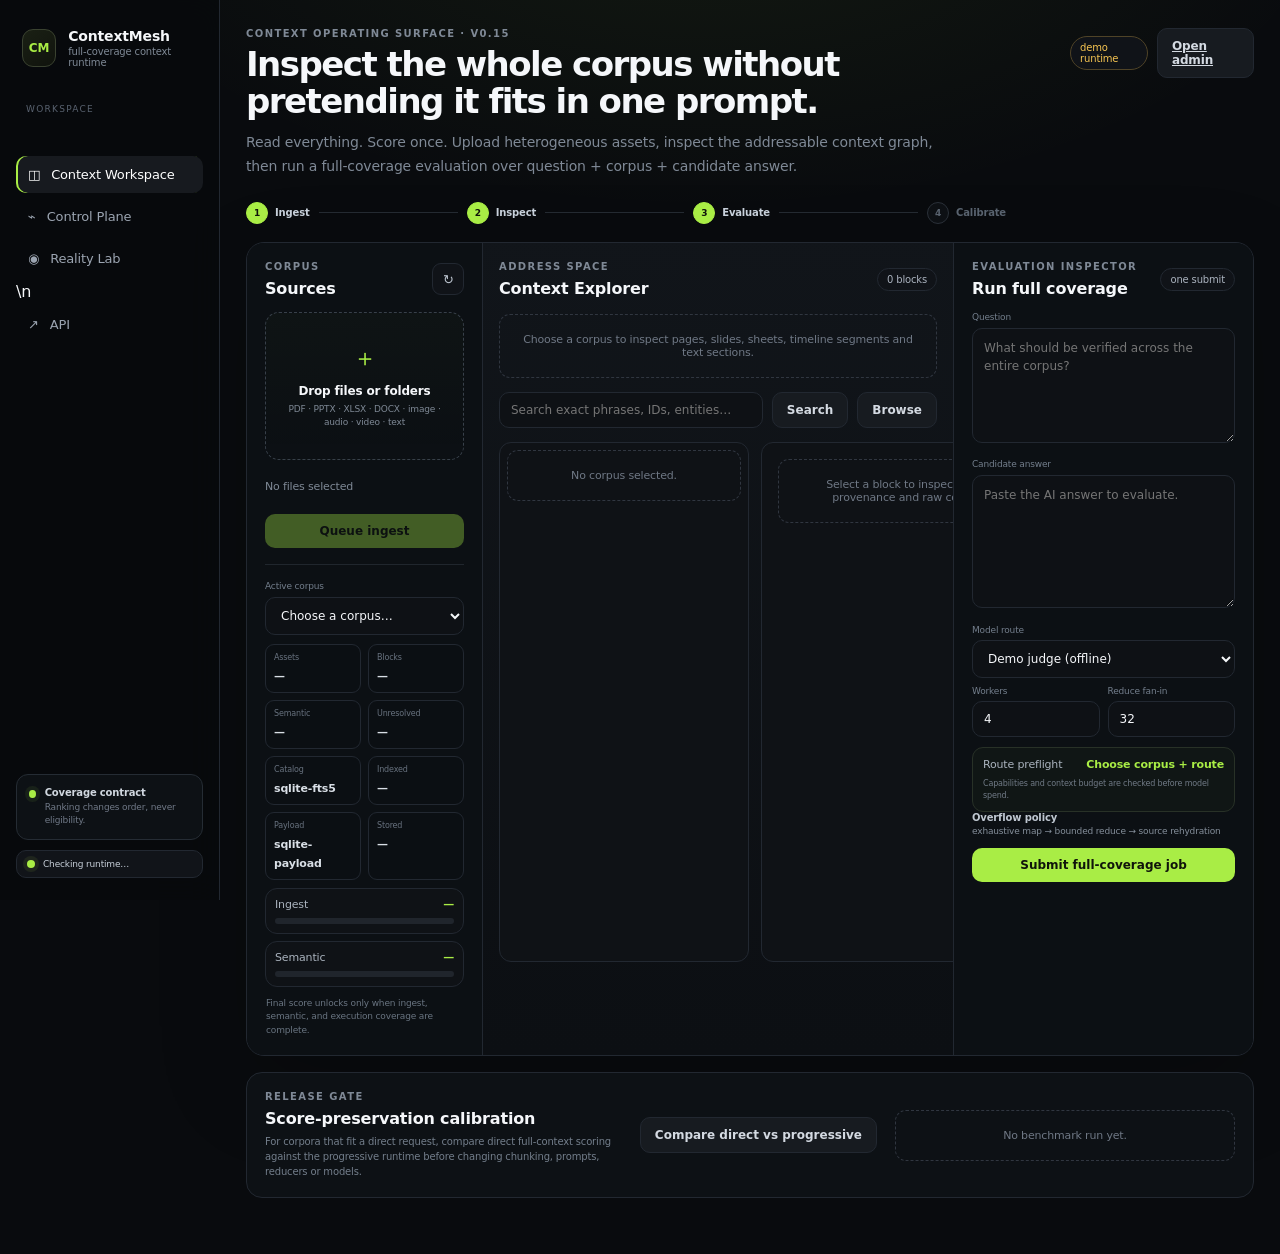
<file: site/index.html>
<!doctype html>
<html lang="en">
<head>
  <meta charset="utf-8"/>
  <meta name="viewport" content="width=device-width, initial-scale=1"/>
  <title>ContextMesh — Workspace</title>
  <style>:root{--bg:#0b0d10;--panel:#12151a;--panel2:#171b21;--line:#262b33;--text:#f5f7fa;--muted:#8f98a6;--soft:#c7ced8;--accent:#b7f34a;--accent2:#d8ff8b;--danger:#ff6f7d;--warn:#f5c451;--blue:#74a9ff;--radius:18px;--shadow:0 24px 80px rgba(0,0,0,.28)}*{box-sizing:border-box}body{margin:0;background:radial-gradient(900px 500px at 70% -10%,rgba(183,243,74,.07),transparent 65%),var(--bg);color:var(--text);font-family:Inter,ui-sans-serif,system-ui,-apple-system,BlinkMacSystemFont,"Segoe UI",sans-serif;letter-spacing:-.01em}.app-shell{min-height:100vh;display:grid;grid-template-columns:230px 1fr}.sidebar{position:sticky;top:0;height:100vh;padding:24px 18px;border-right:1px solid var(--line);display:flex;flex-direction:column;background:rgba(11,13,16,.82);backdrop-filter:blur(18px)}.brand{display:flex;gap:12px;align-items:center;text-decoration:none;color:var(--text);padding:6px}.brand-mark{display:grid;place-items:center;width:38px;height:38px;border:1px solid #3a4230;border-radius:11px;background:linear-gradient(145deg,#1a2014,#10130d);color:var(--accent);font-weight:800;font-size:12px}.brand strong{display:block;font-size:14px}.brand small{display:block;color:var(--muted);font-size:10px;margin-top:2px}.nav-stack{display:grid;gap:5px;margin-top:36px}.nav-item{display:flex;align-items:center;gap:11px;color:#9ba4b1;text-decoration:none;padding:11px 12px;border-radius:10px;font-size:13px}.nav-item:hover,.nav-item.active{background:#171a1f;color:#fff}.nav-item.active{box-shadow:inset 2px 0 0 var(--accent)}.sidebar-note{margin-top:auto;border:1px solid var(--line);border-radius:12px;padding:13px;display:flex;gap:9px;color:var(--muted);font-size:11px;line-height:1.45;background:#101318}.sidebar-note strong{color:var(--soft);font-weight:600}.pulse-dot{width:8px;height:8px;border-radius:50%;background:var(--accent);box-shadow:0 0 0 4px rgba(183,243,74,.08);margin-top:4px;flex:0 0 auto}.main{padding:46px 56px 80px;max-width:1500px;width:100%;margin:0 auto}.topbar{display:flex;justify-content:space-between;gap:24px;align-items:flex-start;margin-bottom:34px}.eyebrow{margin:0 0 7px;color:#7f8996;text-transform:uppercase;letter-spacing:.14em;font-weight:700;font-size:10px}.topbar h1{font-size:40px;line-height:1.05;margin:0;letter-spacing:-.045em;max-width:760px}.subhead{color:var(--muted);max-width:700px;font-size:14px;line-height:1.65;margin:12px 0 0}.runtime-badge{display:flex;align-items:center;gap:8px;border:1px solid var(--line);border-radius:100px;padding:9px 12px;color:var(--soft);font-size:11px;background:#111419}.runtime-badge .pulse-dot{margin:0}.hero-grid,.result-grid{display:grid;grid-template-columns:1.1fr .9fr;gap:18px}.panel{border:1px solid var(--line);background:linear-gradient(180deg,rgba(21,25,31,.96),rgba(16,19,24,.96));border-radius:var(--radius);padding:22px;box-shadow:0 1px 0 rgba(255,255,255,.02)}.panel-head{display:flex;justify-content:space-between;align-items:center;gap:16px;margin-bottom:18px}.panel h2{font-size:18px;margin:0;letter-spacing:-.025em}.chip,.status{display:inline-flex;align-items:center;border:1px solid var(--line);border-radius:100px;padding:5px 9px;font-size:10px;color:#aab2be;background:#101318}.chip.danger{color:#ff9da6;border-color:#4b2429}.status.ok{color:var(--accent);border-color:#394728}.status.pending{color:var(--warn);border-color:#4f4327}.status.fail{color:var(--danger);border-color:#53262b}.dropzone{height:210px;border:1px dashed #38404a;border-radius:14px;display:grid;place-items:center;align-content:center;text-align:center;padding:22px;cursor:pointer;background:linear-gradient(180deg,rgba(183,243,74,.018),transparent);transition:.2s}.dropzone:hover,.dropzone.dragging{border-color:#788d56;background:rgba(183,243,74,.035)}.dropzone input{display:none}.dropzone strong{font-size:14px;margin:10px 0 5px}.dropzone span:last-child{font-size:11px;color:var(--muted);max-width:420px;line-height:1.5}.drop-icon{font-size:24px;color:var(--accent)}.file-list{margin:12px 0;min-height:30px;display:flex;flex-wrap:wrap;gap:7px;font-size:11px}.file-list.empty{color:var(--muted);align-items:center}.file-pill{border:1px solid var(--line);border-radius:8px;padding:6px 8px;color:#b7c0cb;background:#0f1216}.btn{border:0;border-radius:10px;padding:10px 14px;font:inherit;font-size:12px;font-weight:700;cursor:pointer;transition:.18s}.btn.primary{background:var(--accent);color:#10140b}.btn.primary:hover{background:var(--accent2);transform:translateY(-1px)}.btn.primary:disabled{opacity:.35;cursor:not-allowed;transform:none}.btn.secondary{border:1px solid var(--line);background:#171b20;color:#d4dae2}.btn.secondary:hover{border-color:#3b424d;background:#1b2027}.icon-btn{width:32px;height:32px;border:1px solid var(--line);border-radius:9px;background:#101318;color:#bac2cd;cursor:pointer}.select,input,textarea{width:100%;border:1px solid var(--line);border-radius:10px;background:#0e1115;color:var(--text);padding:10px 11px;outline:none;font:inherit;font-size:12px;transition:.18s}.select:focus,input:focus,textarea:focus{border-color:#556146;box-shadow:0 0 0 3px rgba(183,243,74,.04)}textarea{resize:vertical;line-height:1.55}.metric-grid{display:grid;gap:10px;margin-top:16px}.metric-grid.four{grid-template-columns:repeat(4,1fr)}.metric{border:1px solid var(--line);border-radius:12px;padding:13px;background:#101318;min-width:0}.metric span{display:block;color:var(--muted);font-size:10px;margin-bottom:6px}.metric strong{font-size:17px;display:block;overflow:hidden;text-overflow:ellipsis}.metric small{color:#646e7b;font-size:9px}.muted-grid .metric strong{color:#c7ced8}.coverage-card{border:1px solid var(--line);border-radius:12px;background:#0f1216;padding:13px;margin-top:12px}.coverage-row{display:flex;justify-content:space-between;font-size:11px;color:#aab3be}.coverage-row strong{color:var(--accent)}.progress{height:6px;border-radius:100px;background:#20252c;overflow:hidden;margin:10px 0 8px}.progress i{display:block;height:100%;background:linear-gradient(90deg,#94cf37,var(--accent));border-radius:100px;transition:width .3s}.coverage-card small{color:#68717d;font-size:9px}.evaluate-panel,.benchmark-panel,.failure-panel{margin-top:18px}.form-grid{display:grid;gap:14px}.form-grid.two{grid-template-columns:1fr 1fr}.form-grid label>span,.model-config label>span{display:block;font-size:10px;color:#949daa;margin:0 0 6px}.segmented{display:flex;border:1px solid var(--line);border-radius:9px;padding:3px;background:#0e1115}.segmented button{border:0;background:transparent;color:#76808e;padding:6px 9px;border-radius:6px;font-size:10px;cursor:pointer}.segmented button.active{background:#222830;color:#fff}.model-config{display:grid;grid-template-columns:1.3fr .8fr .8fr;gap:10px;margin-top:14px;padding:13px;border:1px solid var(--line);border-radius:12px;background:#0f1216}.hidden{display:none!important}.run-row{display:flex;align-items:end;gap:10px;margin-top:14px}.run-row .btn{margin-left:auto}.inline-field{display:flex;align-items:center;gap:7px;color:#8f98a6;font-size:10px}.inline-field input{width:74px}.result-grid{margin-top:18px}.score-wrap{display:grid;grid-template-columns:130px 1fr;gap:20px;align-items:center;border-bottom:1px solid var(--line);padding:4px 0 20px;margin-bottom:16px}.score-value{font-size:72px;line-height:1;font-weight:800;letter-spacing:-.07em;color:var(--accent)}.score-label{font-size:10px;text-transform:uppercase;color:#69727f;letter-spacing:.12em}.score-wrap p{color:#9da6b2;font-size:11px;line-height:1.55;margin:6px 0 0}.resume-area{margin-top:12px;display:flex;justify-content:space-between;align-items:center;gap:14px;padding:11px 12px;border-radius:10px;background:#17140c;border:1px solid #423819;color:#d8c888;font-size:10px}.evidence-list{max-height:390px;overflow:auto;display:grid;gap:8px}.evidence-item{border:1px solid var(--line);border-radius:11px;padding:11px;background:#0f1216}.evidence-meta{display:flex;justify-content:space-between;gap:12px;font-size:9px;color:#6f7885;margin-bottom:7px}.evidence-item p{margin:0;color:#bcc4ce;font-size:10px;line-height:1.55}.empty-state{border:1px dashed #303640;border-radius:11px;color:#6f7885;font-size:11px;padding:18px;text-align:center}.panel-copy{color:#8993a0;font-size:11px;line-height:1.6;max-width:760px}.benchmark-result{display:grid;grid-template-columns:repeat(5,1fr);gap:9px;margin-top:14px}.benchmark-result.empty-state{display:block}.bench-metric{border:1px solid var(--line);border-radius:10px;padding:12px;background:#0f1216}.bench-metric span{display:block;font-size:9px;color:#737d89;margin-bottom:5px}.bench-metric strong{font-size:16px}.bench-metric.good strong{color:var(--accent)}.bench-metric.bad strong{color:var(--danger)}.toast{position:fixed;right:24px;bottom:24px;background:#edf7dd;color:#1d2415;padding:11px 14px;border-radius:10px;font-size:11px;font-weight:700;opacity:0;transform:translateY(8px);pointer-events:none;transition:.22s;box-shadow:var(--shadow);z-index:20}.toast.show{opacity:1;transform:none}.toast.error{background:#3a171a;color:#ffc3c8;border:1px solid #652c32}.admin-metrics{grid-template-columns:repeat(5,1fr);margin:0 0 18px}.metric.jumbo{padding:17px}.metric.jumbo strong{font-size:24px}.admin-grid{display:grid;grid-template-columns:1fr 310px;gap:18px}.table-panel{overflow:hidden}.table-panel.wide{min-width:0}.table-wrap{overflow:auto;margin:0 -6px -4px}table{border-collapse:collapse;width:100%;font-size:10px;min-width:800px}th,td{text-align:left;padding:11px 9px;border-bottom:1px solid #20252c;vertical-align:middle}th{color:#68727f;font-weight:600;text-transform:uppercase;letter-spacing:.08em;font-size:8px}td{color:#b6bec9}.mono{font-family:ui-monospace,SFMono-Regular,Menlo,monospace;font-size:9px;color:#d7dee7}.row-actions{display:flex;gap:6px}.tiny-btn{border:1px solid var(--line);background:#101318;color:#9ca6b2;border-radius:7px;padding:5px 7px;font-size:9px;cursor:pointer}.tiny-btn.danger{color:#ff9da6;border-color:#4b2429}.kv-list{display:grid;gap:8px}.kv-row{display:flex;justify-content:space-between;gap:12px;padding-bottom:8px;border-bottom:1px solid #21262d;font-size:10px}.kv-row span{color:#7f8996}.kv-row strong{color:#c4ccd6;text-align:right}.failure-list{display:grid;gap:8px}.failure-item{display:grid;grid-template-columns:170px 1fr auto;gap:12px;align-items:center;border:1px solid #3c2528;background:#151013;border-radius:10px;padding:10px}.failure-item code{font-size:9px;color:#ff9da6}.failure-item span{font-size:10px;color:#a78c90}.danger-text{color:var(--danger)!important}@media(max-width:1050px){.app-shell{grid-template-columns:1fr}.sidebar{display:none}.main{padding:28px 22px 60px}.hero-grid,.result-grid,.admin-grid{grid-template-columns:1fr}.admin-metrics{grid-template-columns:repeat(2,1fr)}.topbar h1{font-size:34px}}@media(max-width:700px){.main{padding:22px 14px 50px}.topbar{display:block}.runtime-badge{margin-top:16px;width:max-content}.hero-grid,.form-grid.two{grid-template-columns:1fr}.metric-grid.four{grid-template-columns:1fr 1fr}.model-config{grid-template-columns:1fr}.run-row{flex-wrap:wrap}.run-row .btn{width:100%;margin:6px 0 0}.score-wrap{grid-template-columns:1fr}.benchmark-result{grid-template-columns:1fr 1fr}.admin-metrics{grid-template-columns:1fr 1fr}.topbar h1{font-size:30px}}
.explorer-panel{margin-top:18px}.explorer-toolbar{display:grid;grid-template-columns:1fr auto auto;gap:9px;margin-bottom:14px}.explorer-grid{display:grid;grid-template-columns:minmax(280px,.8fr) minmax(360px,1.2fr);gap:12px;min-height:360px}.block-list,.block-detail{border:1px solid var(--line);border-radius:12px;background:#0f1216;overflow:auto;max-height:520px}.block-list{padding:7px}.block-row{display:grid;grid-template-columns:68px 1fr auto;gap:9px;align-items:center;width:100%;border:0;border-bottom:1px solid #20252c;background:transparent;color:inherit;padding:10px 8px;text-align:left;cursor:pointer}.block-row:last-child{border-bottom:0}.block-row:hover,.block-row.active{background:#171b20}.block-kind{font-size:8px;text-transform:uppercase;letter-spacing:.09em;color:var(--accent)}.block-main strong{display:block;font-size:10px;color:#d7dee7;white-space:nowrap;overflow:hidden;text-overflow:ellipsis}.block-main small{display:block;margin-top:3px;color:#6f7885;font-size:9px;white-space:nowrap;overflow:hidden;text-overflow:ellipsis}.block-size{font-size:9px;color:#727c88}.block-detail{padding:16px}.detail-grid{display:grid;grid-template-columns:repeat(2,minmax(0,1fr));gap:8px;margin-bottom:12px}.detail-kv{border:1px solid var(--line);border-radius:9px;padding:9px;background:#101318}.detail-kv span{display:block;color:#6f7885;font-size:8px;text-transform:uppercase;letter-spacing:.08em;margin-bottom:4px}.detail-kv strong,.detail-kv code{font-size:9px;color:#cbd3dc;word-break:break-all}.block-text{white-space:pre-wrap;word-break:break-word;font:10px/1.6 ui-monospace,SFMono-Regular,Menlo,monospace;color:#bac3cd;background:#0b0e11;border:1px solid var(--line);border-radius:9px;padding:12px;max-height:330px;overflow:auto}.source-line{font-size:9px;color:#77818e;margin:0 0 10px;word-break:break-all}@media(max-width:800px){.explorer-toolbar{grid-template-columns:1fr 1fr}.explorer-toolbar input{grid-column:1/-1}.explorer-grid{grid-template-columns:1fr}.block-list,.block-detail{max-height:420px}}
/* v0.7 control-plane additions */
.structure-rail{display:flex;gap:8px;overflow:auto;padding:2px 0 12px;margin-bottom:4px}.structure-card{min-width:150px;max-width:220px;border:1px solid var(--line);border-radius:11px;background:#0f1216;color:#d4dbe4;padding:10px 11px;text-align:left;cursor:pointer}.structure-card:hover,.structure-card.active{border-color:#536340;background:#171c16}.structure-card span{display:block;text-transform:uppercase;letter-spacing:.09em;color:var(--accent);font-size:8px;margin-bottom:5px}.structure-card strong{display:block;font-size:10px;white-space:nowrap;overflow:hidden;text-overflow:ellipsis}.structure-card small{display:block;color:#717b88;font-size:8px;margin-top:4px;white-space:nowrap;overflow:hidden;text-overflow:ellipsis}.always-visible{display:grid!important}.context-contract{display:flex;flex-direction:column;gap:3px;color:#848e9a;font-size:9px;max-width:560px}.context-contract strong{color:#bfc7d1;font-size:10px}.top-gap{margin-top:18px}.telemetry-grid{display:grid;grid-template-columns:1fr 360px;gap:18px;margin-bottom:18px}.admin-metrics.expanded{grid-template-columns:repeat(6,1fr)}.route-form{display:grid;gap:8px}.route-pricing{display:grid;grid-template-columns:1fr 1fr;gap:8px}.route-list{display:grid;gap:8px;margin-top:14px;max-height:320px;overflow:auto}.route-item{display:flex;justify-content:space-between;align-items:center;gap:10px;border:1px solid var(--line);border-radius:10px;padding:10px;background:#0f1216}.route-item strong,.route-item span,.route-item small{display:block}.route-item strong{font-size:10px;color:#d7dee7}.route-item span{font-size:9px;color:#a5aeba;margin-top:3px}.route-item small{font-size:8px;color:#68727f;margin-top:3px;word-break:break-all}.panel-copy:empty{display:none}
@media(max-width:1250px){.admin-metrics.expanded{grid-template-columns:repeat(3,1fr)}.telemetry-grid{grid-template-columns:1fr}.route-panel{min-width:0}}
@media(max-width:700px){.admin-metrics.expanded{grid-template-columns:1fr 1fr}.structure-card{min-width:130px}.telemetry-grid{grid-template-columns:1fr}.model-config.always-visible{grid-template-columns:1fr}.context-contract{width:100%}}
/* v0.10 context operating surface */
.cm-v10{--bg:#090b0e;--panel:#11151a;--panel2:#0d1115;--line:#222831;--muted:#7f8996;--soft:#c8d0da;--accent:#a9ed45;--accent2:#d0ff8b;background:radial-gradient(1000px 520px at 55% -10%,rgba(169,237,69,.065),transparent 65%),#090b0e}.os-shell{min-height:100vh;display:grid;grid-template-columns:220px minmax(0,1fr)}.os-sidebar{position:sticky;top:0;height:100vh;padding:22px 16px;border-right:1px solid var(--line);display:flex;flex-direction:column;background:rgba(8,10,13,.92);backdrop-filter:blur(16px)}.sidebar-section-label{font-size:9px;text-transform:uppercase;letter-spacing:.14em;color:#596270;margin:30px 10px 6px}.sidebar-contract{margin-top:auto;display:flex;gap:9px;padding:12px;border:1px solid #252c34;border-radius:12px;background:#0d1115}.sidebar-contract strong,.sidebar-contract small{display:block}.sidebar-contract strong{font-size:10px;color:#d0d7df}.sidebar-contract small{font-size:9px;color:#707987;line-height:1.45;margin-top:3px}.contract-dot{width:8px;height:8px;border-radius:50%;background:var(--accent);margin-top:3px;box-shadow:0 0 0 4px rgba(169,237,69,.07)}.runtime-badge.compact{margin-top:10px;border-radius:10px;padding:8px 10px;font-size:9px}.os-main{min-width:0;padding:34px 38px 64px;max-width:1780px;width:100%;margin:auto}.os-topbar{display:flex;align-items:flex-start;justify-content:space-between;gap:28px;margin-bottom:24px}.os-topbar h1{font-size:34px;line-height:1.08;max-width:900px;letter-spacing:-.045em;margin:0}.topbar-actions{display:flex;align-items:center;gap:9px}.workspace-ribbon{display:flex;align-items:center;max-width:760px;margin:0 0 18px}.ribbon-step{display:flex;align-items:center;gap:7px;color:#59636f;font-size:10px;font-weight:700}.ribbon-step b{display:grid;place-items:center;width:22px;height:22px;border:1px solid #2a3038;border-radius:50%;font-size:9px;background:#0d1014}.ribbon-step.active{color:#c8d1db}.ribbon-step.active b{color:#10140b;background:var(--accent);border-color:var(--accent)}.ribbon-line{height:1px;flex:1;min-width:34px;background:#242a31;margin:0 9px}.context-studio{display:grid;grid-template-columns:260px minmax(500px,1fr) 330px;border:1px solid var(--line);border-radius:18px;overflow:hidden;background:#0c0f13;min-height:690px;box-shadow:0 30px 90px rgba(0,0,0,.18)}.studio-pane{min-width:0;padding:18px;background:linear-gradient(180deg,rgba(17,21,26,.98),rgba(12,15,19,.98))}.studio-pane+.studio-pane{border-left:1px solid var(--line)}.corpus-pane,.eval-pane{background:#0c1014}.pane-head{display:flex;justify-content:space-between;align-items:center;gap:10px;margin-bottom:14px}.pane-head h2{font-size:16px;margin:0}.compact-drop{height:148px;padding:14px}.compact-drop strong{font-size:12px}.compact-drop span:last-child{font-size:9px}.full{width:100%}.mini-progress{margin-top:10px;border:1px solid var(--line);border-radius:10px;padding:10px;background:#0b0f12}.mini-progress small{font-size:8px;color:#66717f}.sidebar-divider{height:1px;background:#20262d;margin:16px 0}.field-label{display:block;font-size:9px;color:#737e8c;margin:0 0 6px}.top-space{margin-top:12px}.mini-metrics{display:grid;grid-template-columns:1fr 1fr;gap:7px;margin-top:9px}.mini-metrics.four{grid-template-columns:repeat(4,1fr)}.mini-metrics>div{border:1px solid #222831;border-radius:9px;padding:8px;background:#0b0f13;min-width:0}.mini-metrics span{display:block;font-size:8px;color:#68727f;margin-bottom:3px}.mini-metrics strong{font-size:11px;color:#d9dfe6;overflow:hidden;text-overflow:ellipsis}.coverage-stack{display:grid;gap:7px;margin-top:8px}.coverage-card.slim{padding:9px;margin-top:0}.coverage-card.slim .progress{margin:7px 0 0}.pane-note{font-size:9px;color:#697481;line-height:1.5;margin:10px 1px 0}.explorer-pane{padding:18px 16px}.explorer-pane .structure-rail{padding-bottom:10px}.explorer-pane .explorer-grid{grid-template-columns:minmax(250px,.82fr) minmax(300px,1.18fr);min-height:520px}.explorer-pane .block-list,.explorer-pane .block-detail{max-height:560px}.eval-pane textarea{min-height:92px}.route-stack{display:grid;gap:8px;margin-top:13px}.route-stack label>span{display:block;font-size:9px;color:#737e8c;margin-bottom:5px}.two-col{display:grid;grid-template-columns:1fr 1fr;gap:8px}.preflight-card{border:1px solid #283127;border-radius:11px;background:rgba(169,237,69,.025);padding:10px;margin-top:10px}.preflight-card small{display:block;color:#707a86;font-size:8px;line-height:1.45;margin-top:7px}.button-row{display:flex;gap:8px;margin-top:12px}.button-row .grow{flex:1}.live-eval{margin-top:14px;border-top:1px solid var(--line);padding-top:14px}.live-head{display:flex;align-items:center;justify-content:space-between}.live-head>strong{font-size:42px;line-height:1;color:var(--accent);letter-spacing:-.06em}.live-eval>p{font-size:9px;color:#7d8794;line-height:1.5}.evidence-title{display:flex;justify-content:space-between;align-items:center;font-size:9px;color:#8a94a0;margin:12px 0 7px}.evidence-list.compact{max-height:220px}.calibration-strip{display:grid;grid-template-columns:1fr auto minmax(340px,.8fr);align-items:center;gap:18px;margin-top:16px;padding:18px;border:1px solid var(--line);border-radius:16px;background:#0d1115}.calibration-strip h2{margin:0;font-size:16px}.calibration-strip p:not(.eyebrow){margin:6px 0 0;max-width:650px;font-size:10px;line-height:1.5;color:#737e8b}.calibration-strip .benchmark-result{margin:0}.admin-surface{max-width:1780px}.ops-grid{display:grid;grid-template-columns:minmax(0,1fr) 390px;gap:16px}.control-split{display:grid;grid-template-columns:390px minmax(0,1fr);gap:16px}.ops-stack{display:grid;gap:16px;min-width:0}.provider-form-grid{display:grid;grid-template-columns:1fr 1fr;gap:8px}.provider-form-grid label>span{display:block;font-size:8px;color:#717c89;margin:0 0 5px}.provider-form-grid .span-2{grid-column:1/-1}.provider-hint{display:flex;flex-direction:column;gap:3px;margin:10px 0;padding:10px;border:1px solid #26302a;border-radius:10px;background:#0c120d}.provider-hint strong{font-size:9px;color:#d5dce4}.provider-hint span{font-size:8px;color:#728078;line-height:1.4}.provider-card .route-title-line{display:flex;align-items:center;gap:7px}.provider-badge{display:inline-flex!important;width:max-content;padding:3px 6px;border:1px solid #32412b;border-radius:99px!important;color:var(--accent)!important;font-size:7px!important;text-transform:uppercase;letter-spacing:.08em}.route-item{align-items:flex-start}.route-item>div:first-child{min-width:0}.route-item small{line-height:1.45}.route-panel .route-list{max-height:410px}.admin-surface table{font-size:9px}.admin-surface .table-wrap{max-height:420px}.admin-surface .failure-list{max-height:260px;overflow:auto}
@media(max-width:1360px){.context-studio{grid-template-columns:235px minmax(430px,1fr) 300px}.os-main{padding:28px 26px 56px}.control-split{grid-template-columns:360px minmax(0,1fr)}}
@media(max-width:1120px){.os-shell{grid-template-columns:1fr}.os-sidebar{position:relative;height:auto;display:grid;grid-template-columns:auto 1fr auto;align-items:center;border-right:0;border-bottom:1px solid var(--line)}.os-sidebar .nav-stack{display:flex;margin:0 18px}.sidebar-section-label,.sidebar-contract,.runtime-badge.compact{display:none}.context-studio{grid-template-columns:1fr}.studio-pane+.studio-pane{border-left:0;border-top:1px solid var(--line)}.calibration-strip{grid-template-columns:1fr}.control-split,.ops-grid{grid-template-columns:1fr}}
@media(max-width:700px){.os-main{padding:20px 12px 44px}.os-sidebar{grid-template-columns:1fr}.os-sidebar .nav-stack{margin:14px 0 0}.os-topbar{display:block}.os-topbar h1{font-size:29px}.topbar-actions{margin-top:14px}.workspace-ribbon{overflow:auto}.context-studio{border-radius:12px}.mini-metrics.four{grid-template-columns:1fr 1fr}.provider-form-grid{grid-template-columns:1fr}.provider-form-grid .span-2{grid-column:auto}.explorer-pane .explorer-grid{grid-template-columns:1fr}.calibration-strip{padding:14px}}
.atom-summary{display:flex;gap:5px;flex-wrap:wrap;margin:7px 0 8px}.atom-chip{display:inline-flex;align-items:center;gap:4px;border:1px solid #2a3139;border-radius:999px;padding:4px 7px;font-size:8px;color:#8f99a6;background:#0a0e12}.atom-chip b{font-weight:800;color:#cdd4dc}.evidence-atoms{display:flex;flex-wrap:wrap;gap:5px;margin-top:8px}.evidence-atom{border-left:2px solid #3a424c;padding:4px 6px;background:#0b0f13;border-radius:4px;font-size:8px;line-height:1.4;color:#929ca9}.evidence-atom strong{color:#d6dce4;font-size:7px;text-transform:uppercase;letter-spacing:.08em;margin-right:5px}</style>
</head>
<body data-page="workspace" class="cm-v10">
  <div class="os-shell">
    <aside class="os-sidebar">
      <a class="brand" href="#"><span class="brand-mark">CM</span><span><strong>ContextMesh</strong><small>full-coverage context runtime</small></span></a>
      <div class="sidebar-section-label">Workspace</div>
      <nav class="nav-stack">
        <a class="nav-item active" href="./"><span>◫</span> Context Workspace</a>
        <a class="nav-item" href="./admin.html"><span>⌁</span> Control Plane</a>
        <a class="nav-item" href="./reality.html"><span>◉</span> Reality Lab</a>\n        <a class="nav-item" href="./api.html"><span>↗</span> API</a>
      </nav>
      <div class="sidebar-contract">
        <span class="contract-dot"></span>
        <div><strong>Coverage contract</strong><small>Ranking changes order, never eligibility.</small></div>
      </div>
      <div class="runtime-badge compact"><div class="pulse-dot"></div><span id="healthText">Checking runtime…</span></div>
    </aside>

    <main class="os-main">
      <header class="os-topbar">
        <div>
          <p class="eyebrow">Context operating surface · v0.15</p>
          <h1>Inspect the whole corpus without pretending it fits in one prompt.</h1>
          <p class="subhead">Read everything. Score once. Upload heterogeneous assets, inspect the addressable context graph, then run a full-coverage evaluation over question + corpus + candidate answer.</p>
        </div>
        <div class="topbar-actions"><span id="modeBadge" class="status pending">demo runtime</span><a class="btn secondary" href="./admin.html">Open admin</a></div>
      </header>

      <section class="workspace-ribbon">
        <div class="ribbon-step active"><b>1</b><span>Ingest</span></div>
        <div class="ribbon-line"></div>
        <div class="ribbon-step active"><b>2</b><span>Inspect</span></div>
        <div class="ribbon-line"></div>
        <div class="ribbon-step active"><b>3</b><span>Evaluate</span></div>
        <div class="ribbon-line"></div>
        <div class="ribbon-step"><b>4</b><span>Calibrate</span></div>
      </section>

      <section class="context-studio">
        <aside class="studio-pane corpus-pane">
          <div class="pane-head"><div><p class="eyebrow">Corpus</p><h2>Sources</h2></div><button id="refreshCorpora" class="icon-btn" title="Refresh">↻</button></div>

          <label id="dropzone" class="dropzone compact-drop">
            <input id="fileInput" type="file" multiple />
            <span class="drop-icon">＋</span>
            <strong>Drop files or folders</strong>
            <span>PDF · PPTX · XLSX · DOCX · image · audio · video · text</span>
          </label>
          <div id="fileList" class="file-list empty">No files selected</div>
          <button id="uploadBtn" class="btn primary full" disabled>Queue ingest</button>

          <div id="ingestProgress" class="mini-progress hidden">
            <div class="coverage-row"><span id="ingestStatus">queued</span><strong id="ingestPct">0%</strong></div>
            <div class="progress"><i id="ingestBar" style="width:0%"></i></div>
            <small id="ingestDetail">0/0 files</small>
          </div>

          <div class="sidebar-divider"></div>
          <label class="field-label">Active corpus</label>
          <select id="corpusSelect" class="select"><option value="">Choose a corpus…</option></select>
          <div id="corpusStats" class="mini-metrics">
            <div><span>Assets</span><strong>—</strong></div><div><span>Blocks</span><strong>—</strong></div><div><span>Semantic</span><strong>—</strong></div><div><span>Unresolved</span><strong>—</strong></div>
            <div><span>Catalog</span><strong>sqlite-fts5</strong></div><div><span>Indexed</span><strong id="demoIndexed">—</strong></div><div><span>Payload</span><strong>sqlite-payload</strong></div><div><span>Stored</span><strong id="demoStored">—</strong></div>
          </div>
          <div class="coverage-stack">
            <div class="coverage-card slim"><div class="coverage-row"><span>Ingest</span><strong id="ingestCoverageValue">—</strong></div><div class="progress"><i id="ingestCoverageBar" style="width:0%"></i></div></div>
            <div class="coverage-card slim"><div class="coverage-row"><span>Semantic</span><strong id="semanticCoverageValue">—</strong></div><div class="progress"><i id="semanticCoverageBar" style="width:0%"></i></div></div>
          </div>
          <p id="corpusCoverageNote" class="pane-note">Final score unlocks only when ingest, semantic, and execution coverage are complete.</p>
        </aside>

        <section class="studio-pane explorer-pane">
          <div class="pane-head"><div><p class="eyebrow">Address space</p><h2>Context Explorer</h2></div><span id="explorerCount" class="chip">0 blocks</span></div>
          <div id="structureRail" class="structure-rail"><div class="empty-state">Choose a corpus to inspect pages, slides, sheets, timeline segments and text sections.</div></div>
          <div class="explorer-toolbar">
            <input id="contextSearch" placeholder="Search exact phrases, IDs, entities…" />
            <button id="contextSearchBtn" class="btn secondary">Search</button>
            <button id="contextBrowseBtn" class="btn secondary">Browse</button>
          </div>
          <div class="explorer-grid">
            <div id="blockList" class="block-list"><div class="empty-state">No corpus selected.</div></div>
            <div id="blockDetail" class="block-detail"><div class="empty-state">Select a block to inspect source provenance and raw content.</div></div>
          </div>
        </section>

        <aside class="studio-pane eval-pane">
          <div class="pane-head"><div><p class="eyebrow">Evaluation inspector</p><h2>Run full coverage</h2></div><span class="chip">one submit</span></div>
          <label class="field-label">Question</label>
          <textarea id="questionInput" rows="5" placeholder="What should be verified across the entire corpus?"></textarea>
          <label class="field-label top-space">Candidate answer</label>
          <textarea id="answerInput" rows="6" placeholder="Paste the AI answer to evaluate."></textarea>

          <div class="route-stack">
            <label><span>Model route</span><select id="routeSelect" class="select"><option value="">Demo judge (offline)</option></select></label>
            <div class="two-col"><label><span>Workers</span><input id="workerCount" type="number" value="4" min="1" max="64"/></label><label><span>Reduce fan-in</span><input id="reductionBatch" type="number" value="32" min="2" max="512"/></label></div>
          </div>
          <div id="routePreflight" class="preflight-card"><div class="coverage-row"><span>Route preflight</span><strong id="routePreflightStatus">Choose corpus + route</strong></div><small id="routePreflightDetail">Capabilities and context budget are checked before model spend.</small></div>
          <div class="context-contract"><strong>Overflow policy</strong><span>exhaustive map → bounded reduce → source rehydration</span></div>
          <div class="button-row"><button id="cancelEvalBtn" class="btn secondary hidden">Cancel</button><button id="evaluateBtn" class="btn primary grow">Submit full-coverage job</button></div>

          <section id="resultSection" class="live-eval hidden">
            <div class="live-head"><span id="resultStatus" class="status pending">queued</span><strong id="scoreValue">—</strong></div>
            <p id="rationaleText">The final score is locked until full corpus coverage completes.</p>
            <div class="mini-metrics four"><div><span>Coverage</span><strong id="coverageValue">0%</strong></div><div><span>Visited</span><strong id="visitedValue">0/0</strong></div><div><span>Evidence</span><strong id="evidenceValue">0</strong></div><div><span>Tokens</span><strong id="jobTokenValue">0</strong></div></div>
            <div class="coverage-card slim"><div class="coverage-row"><span>Execution</span><strong id="coveragePercent">0%</strong></div><div class="progress"><i id="coverageBar" style="width:0%"></i></div><small id="jobLiveDetail">Waiting for worker events.</small></div>
            <div class="evidence-title"><span>Typed evidence inspector</span><span id="evidenceCount" class="chip">0</span></div>
            <div id="evidenceTypeSummary" class="atom-summary"><span class="atom-chip">waiting for evidence</span></div>
            <div id="evidenceList" class="evidence-list compact"><div class="empty-state">Relevant evidence remains linked to raw blocks.</div></div>
          </section>
        </aside>
      </section>

      <section class="calibration-strip">
        <div><p class="eyebrow">Release gate</p><h2>Score-preservation calibration</h2><p>For corpora that fit a direct request, compare direct full-context scoring against the progressive runtime before changing chunking, prompts, reducers or models.</p></div>
        <button id="benchmarkBtn" class="btn secondary">Compare direct vs progressive</button>
        <div id="benchmarkResult" class="benchmark-result empty-state">No benchmark run yet.</div>
      </section>
    </main>
  </div>
  <div id="toast" class="toast"></div>
  

<script>
(() => {
  const $ = (s) => document.querySelector(s);
  const sleep = (ms) => new Promise(r => setTimeout(r, ms));
  const esc = (x) => String(x ?? '').replace(/[&<>"']/g, c => ({'&':'&amp;','<':'&lt;','>':'&gt;','"':'&quot;',"'":'&#39;'}[c]));
  const state = { files: [], blocks: [], selected: null, running: false };

  const input = $('#fileInput'), drop = $('#dropzone'), list = $('#fileList'), upload = $('#uploadBtn');
  if (!input) return;

  function renderFiles() {
    if (!state.files.length) {
      list.className='file-list empty'; list.textContent='No files selected'; upload.disabled=true; return;
    }
    list.className='file-list';
    list.innerHTML = state.files.map(f => `<span class="file-pill">${esc(f.name)} · ${(f.size/1024).toFixed(1)} KB</span>`).join('');
    upload.disabled=false;
  }
  function addFiles(files) {
    state.files = [...state.files, ...files];
    renderFiles();
  }
  input.addEventListener('change', e => addFiles([...e.target.files]));
  drop?.addEventListener('dragover', e => {e.preventDefault(); drop.classList.add('dragging')});
  drop?.addEventListener('dragleave', () => drop.classList.remove('dragging'));
  drop?.addEventListener('drop', e => {e.preventDefault(); drop.classList.remove('dragging'); addFiles([...e.dataTransfer.files]);});

  async function fileText(f) {
    try {
      if (f.type.startsWith('text/') || /\.(md|txt|csv|json|xml|html|yaml|yml|js|py|ts)$/i.test(f.name)) return await f.text();
    } catch {}
    return `[${f.name}] Binary or multimodal asset. Demo mode preserves it as an addressable block; the real runtime uses Docling / office parsers / ffmpeg / vision providers.`;
  }

  upload.addEventListener('click', async () => {
    if (!state.files.length) return;
    const prog=$('#ingestProgress'), bar=$('#ingestBar'), pct=$('#ingestPct'), detail=$('#ingestDetail'), stat=$('#ingestStatus');
    prog.classList.remove('hidden'); stat.textContent='ingesting';
    state.blocks=[];
    for (let i=0;i<state.files.length;i++) {
      const f=state.files[i], txt=await fileText(f);
      const parts = txt.length > 3500 ? txt.match(/[\s\S]{1,3500}/g) : [txt];
      parts.forEach((p,j)=> state.blocks.push({id:`${f.name}#${j+1}`, file:f.name, modality:f.type.startsWith('image/')?'image':f.type.startsWith('audio/')?'audio':f.type.startsWith('video/')?'video':/csv|xlsx?/i.test(f.name)?'table':'text', locator:`block ${j+1}`, text:p}));
      const v=Math.round(((i+1)/state.files.length)*100); bar.style.width=v+'%'; pct.textContent=v+'%'; detail.textContent=`${i+1}/${state.files.length} files`; await sleep(120);
    }
    stat.textContent='complete';
    $('#corpusSelect').innerHTML='<option value="demo-corpus">demo-corpus · uploaded now</option>';
    const stats=$('#corpusStats')?.querySelectorAll('strong'); if(stats){stats[0].textContent=state.files.length;stats[1].textContent=state.blocks.length;stats[2].textContent='100%';stats[3].textContent='0';if(stats[4])stats[4].textContent='sqlite-fts5';if(stats[5])stats[5].textContent=state.blocks.length;if(stats[6])stats[6].textContent='sqlite-payload';if(stats[7])stats[7].textContent=state.blocks.length;} if($('#demoIndexed'))$('#demoIndexed').textContent=state.blocks.length;if($('#demoStored'))$('#demoStored').textContent=state.blocks.length;
    for (const id of ['ingestCoverageBar','semanticCoverageBar']) { const el=$('#'+id); if(el) el.style.width='100%';}
    $('#ingestCoverageValue').textContent='100%'; $('#semanticCoverageValue').textContent='100%';
    renderBlocks();
  });

  function renderBlocks(q='') {
    const rail=$('#structureRail'), root=$('#blockList');
    const blocks = q ? state.blocks.filter(b => (b.text+b.file+b.id).toLowerCase().includes(q.toLowerCase())) : state.blocks;
    $('#explorerCount').textContent=`${blocks.length} blocks`;
    rail.innerHTML = state.files.length ? state.files.map(f=>`<span class="chip">${esc(f.name)}</span>`).join(' ') : '<div class="empty-state">Upload files to build a context address space.</div>';
    root.innerHTML = blocks.length ? blocks.map(b=>`<button class="block-row" data-bid="${esc(b.id)}"><strong>${esc(b.id)}</strong><span>${esc(b.modality)} · ${esc(b.locator)}</span></button>`).join('') : '<div class="empty-state">No matching blocks.</div>';
    root.querySelectorAll('[data-bid]').forEach(btn => btn.addEventListener('click',()=> showBlock(btn.dataset.bid)));
    if(blocks[0]) showBlock(blocks[0].id);
  }
  function showBlock(id) {
    const b=state.blocks.find(x=>x.id===id); if(!b)return;
    state.selected=id;
    $('#blockDetail').innerHTML=`<div class="evidence-meta"><span>${esc(b.file)}</span><span>${esc(b.modality)}</span></div><h3 style="margin:8px 0 6px">${esc(b.id)}</h3><p style="white-space:pre-wrap;line-height:1.55;color:#b9c2cd">${esc(b.text.slice(0,9000))}</p>`;
  }
  $('#contextSearchBtn')?.addEventListener('click',()=>renderBlocks($('#contextSearch').value));
  $('#contextBrowseBtn')?.addEventListener('click',()=>{ $('#contextSearch').value=''; renderBlocks(); });

  $('#evaluateBtn')?.addEventListener('click', async () => {
    if(!state.blocks.length) return alert('Upload and ingest a corpus first.');
    if(state.running)return;
    state.running=true;
    const sec=$('#resultSection'); sec.classList.remove('hidden'); $('#resultStatus').textContent='running'; $('#scoreValue').textContent='—';
    const bar=$('#coverageBar'), cp=$('#coveragePercent'), cv=$('#coverageValue'), vv=$('#visitedValue'), ev=$('#evidenceValue'), evl=$('#evidenceList');
    evl.innerHTML=''; let evidence=0;
    for(let i=0;i<state.blocks.length;i++){
      const b=state.blocks[i]; await sleep(90);
      const p=Math.round(((i+1)/state.blocks.length)*100);
      bar.style.width=p+'%'; cp.textContent=p+'%'; cv.textContent=p+'%'; vv.textContent=`${i+1}/${state.blocks.length}`;
      if ((b.text||'').length>20) {
        evidence++;
        if(evidence<=12) evl.insertAdjacentHTML('beforeend',`<div class="evidence-item"><div class="evidence-meta"><span>${esc(b.file)}</span><span>${esc(b.id)}</span></div><p>Demo evidence capsule preserved from this required block.</p><div class="evidence-atoms"><div class="evidence-atom"><strong>claim</strong>source-linked claim preserved</div><div class="evidence-atom"><strong>number</strong>critical numeric values remain typed when present</div></div></div>`);
      }
      ev.textContent=evidence; $('#evidenceCount').textContent=evidence+' blocks'; if($('#evidenceTypeSummary'))$('#evidenceTypeSummary').innerHTML='<span class="atom-chip"><b>claim</b>'+evidence+'</span><span class="atom-chip"><b>number/date</b>typed</span>';
      $('#jobLiveDetail').textContent=`Reading required block ${i+1} of ${state.blocks.length}. Ranking changes order, not eligibility.`;
    }
    $('#resultStatus').textContent='complete'; $('#resultStatus').className='status ok';
    $('#scoreValue').textContent='86'; $('#rationaleText').textContent='Demo score unlocked only after every required block was visited. Connect a ContextMesh API backend for real model evaluation.';
    $('#jobTokenValue').textContent=Math.max(1200,state.blocks.length*740).toLocaleString();
    state.running=false;
  });
  $('#benchmarkBtn')?.addEventListener('click',()=>{
    $('#benchmarkResult').className='benchmark-result';
    $('#benchmarkResult').innerHTML='<div class="bench-metric"><span>Direct</span><strong>86.2</strong></div><div class="bench-metric"><span>Progressive</span><strong>86.0</strong></div><div class="bench-metric good"><span>Drift</span><strong>0.2</strong></div><div class="bench-metric"><span>Coverage</span><strong>100%</strong></div><div class="bench-metric good"><span>Gate</span><strong>PASS</strong></div>';
  });
})();
</script>

</body>
</html>
</file>
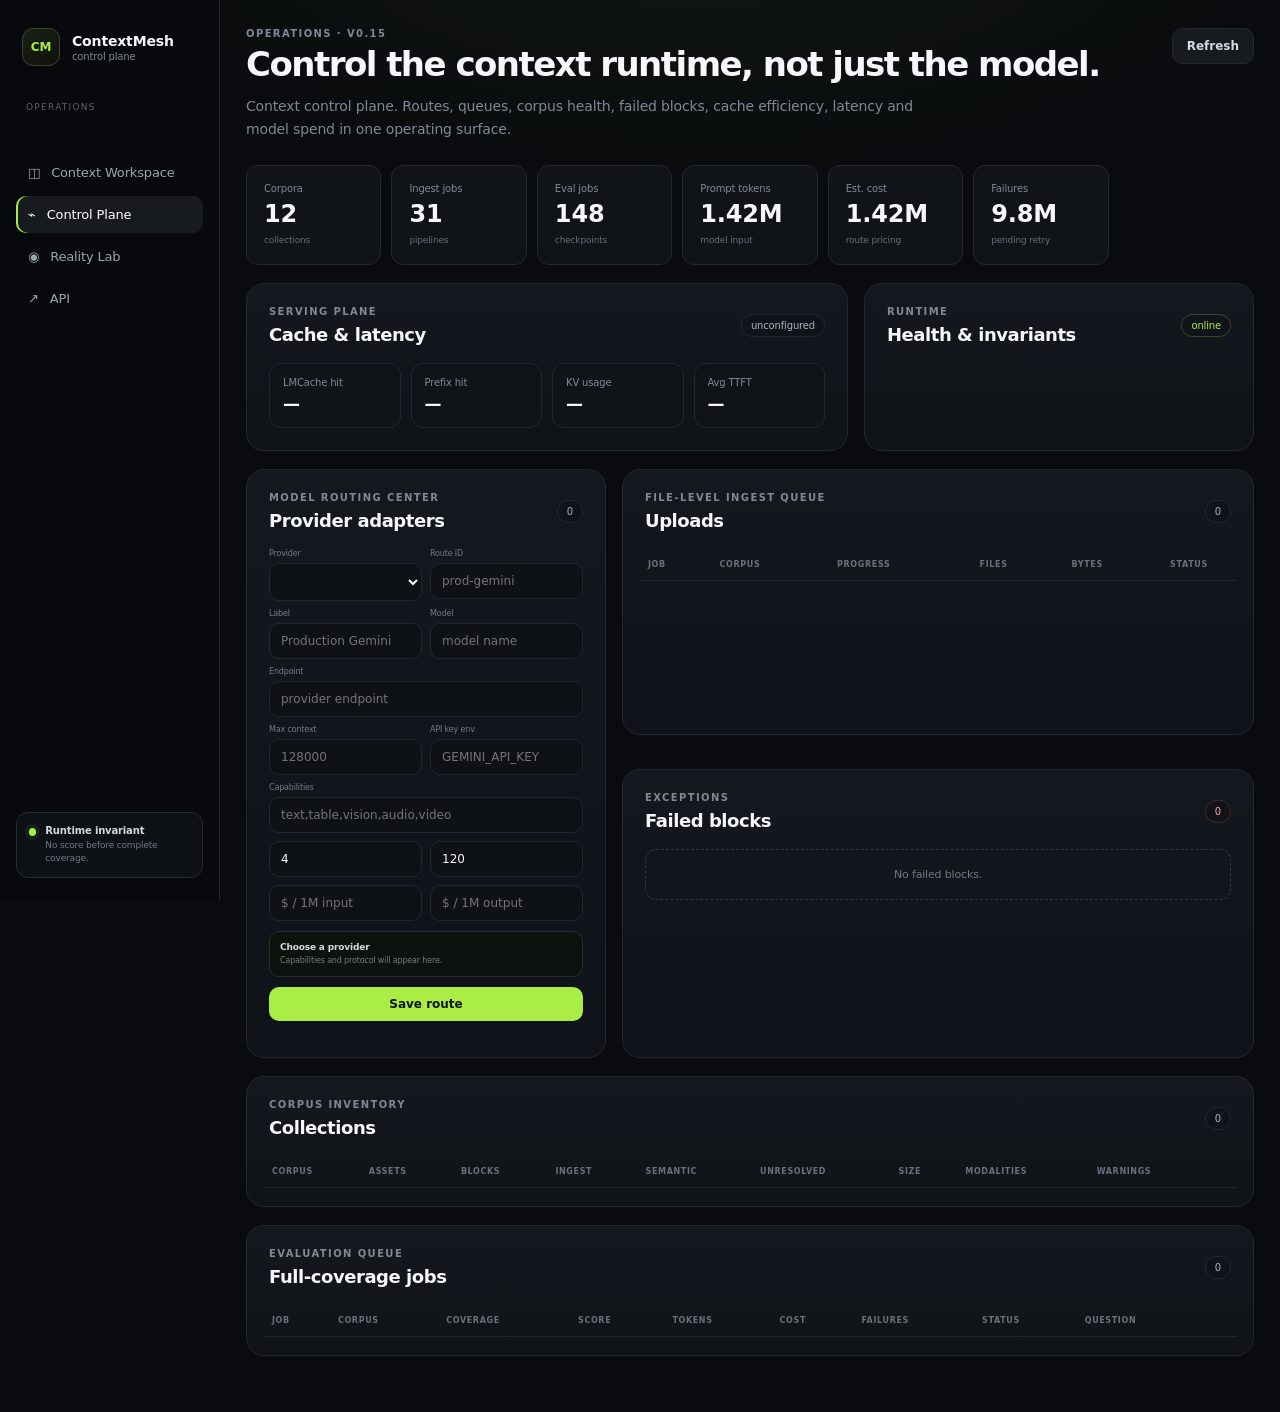
<file: site/admin.html>
<!doctype html>
<html lang="en">
<head><meta charset="utf-8"/><meta name="viewport" content="width=device-width, initial-scale=1"/><title>ContextMesh — Control Plane</title><style>:root{--bg:#0b0d10;--panel:#12151a;--panel2:#171b21;--line:#262b33;--text:#f5f7fa;--muted:#8f98a6;--soft:#c7ced8;--accent:#b7f34a;--accent2:#d8ff8b;--danger:#ff6f7d;--warn:#f5c451;--blue:#74a9ff;--radius:18px;--shadow:0 24px 80px rgba(0,0,0,.28)}*{box-sizing:border-box}body{margin:0;background:radial-gradient(900px 500px at 70% -10%,rgba(183,243,74,.07),transparent 65%),var(--bg);color:var(--text);font-family:Inter,ui-sans-serif,system-ui,-apple-system,BlinkMacSystemFont,"Segoe UI",sans-serif;letter-spacing:-.01em}.app-shell{min-height:100vh;display:grid;grid-template-columns:230px 1fr}.sidebar{position:sticky;top:0;height:100vh;padding:24px 18px;border-right:1px solid var(--line);display:flex;flex-direction:column;background:rgba(11,13,16,.82);backdrop-filter:blur(18px)}.brand{display:flex;gap:12px;align-items:center;text-decoration:none;color:var(--text);padding:6px}.brand-mark{display:grid;place-items:center;width:38px;height:38px;border:1px solid #3a4230;border-radius:11px;background:linear-gradient(145deg,#1a2014,#10130d);color:var(--accent);font-weight:800;font-size:12px}.brand strong{display:block;font-size:14px}.brand small{display:block;color:var(--muted);font-size:10px;margin-top:2px}.nav-stack{display:grid;gap:5px;margin-top:36px}.nav-item{display:flex;align-items:center;gap:11px;color:#9ba4b1;text-decoration:none;padding:11px 12px;border-radius:10px;font-size:13px}.nav-item:hover,.nav-item.active{background:#171a1f;color:#fff}.nav-item.active{box-shadow:inset 2px 0 0 var(--accent)}.sidebar-note{margin-top:auto;border:1px solid var(--line);border-radius:12px;padding:13px;display:flex;gap:9px;color:var(--muted);font-size:11px;line-height:1.45;background:#101318}.sidebar-note strong{color:var(--soft);font-weight:600}.pulse-dot{width:8px;height:8px;border-radius:50%;background:var(--accent);box-shadow:0 0 0 4px rgba(183,243,74,.08);margin-top:4px;flex:0 0 auto}.main{padding:46px 56px 80px;max-width:1500px;width:100%;margin:0 auto}.topbar{display:flex;justify-content:space-between;gap:24px;align-items:flex-start;margin-bottom:34px}.eyebrow{margin:0 0 7px;color:#7f8996;text-transform:uppercase;letter-spacing:.14em;font-weight:700;font-size:10px}.topbar h1{font-size:40px;line-height:1.05;margin:0;letter-spacing:-.045em;max-width:760px}.subhead{color:var(--muted);max-width:700px;font-size:14px;line-height:1.65;margin:12px 0 0}.runtime-badge{display:flex;align-items:center;gap:8px;border:1px solid var(--line);border-radius:100px;padding:9px 12px;color:var(--soft);font-size:11px;background:#111419}.runtime-badge .pulse-dot{margin:0}.hero-grid,.result-grid{display:grid;grid-template-columns:1.1fr .9fr;gap:18px}.panel{border:1px solid var(--line);background:linear-gradient(180deg,rgba(21,25,31,.96),rgba(16,19,24,.96));border-radius:var(--radius);padding:22px;box-shadow:0 1px 0 rgba(255,255,255,.02)}.panel-head{display:flex;justify-content:space-between;align-items:center;gap:16px;margin-bottom:18px}.panel h2{font-size:18px;margin:0;letter-spacing:-.025em}.chip,.status{display:inline-flex;align-items:center;border:1px solid var(--line);border-radius:100px;padding:5px 9px;font-size:10px;color:#aab2be;background:#101318}.chip.danger{color:#ff9da6;border-color:#4b2429}.status.ok{color:var(--accent);border-color:#394728}.status.pending{color:var(--warn);border-color:#4f4327}.status.fail{color:var(--danger);border-color:#53262b}.dropzone{height:210px;border:1px dashed #38404a;border-radius:14px;display:grid;place-items:center;align-content:center;text-align:center;padding:22px;cursor:pointer;background:linear-gradient(180deg,rgba(183,243,74,.018),transparent);transition:.2s}.dropzone:hover,.dropzone.dragging{border-color:#788d56;background:rgba(183,243,74,.035)}.dropzone input{display:none}.dropzone strong{font-size:14px;margin:10px 0 5px}.dropzone span:last-child{font-size:11px;color:var(--muted);max-width:420px;line-height:1.5}.drop-icon{font-size:24px;color:var(--accent)}.file-list{margin:12px 0;min-height:30px;display:flex;flex-wrap:wrap;gap:7px;font-size:11px}.file-list.empty{color:var(--muted);align-items:center}.file-pill{border:1px solid var(--line);border-radius:8px;padding:6px 8px;color:#b7c0cb;background:#0f1216}.btn{border:0;border-radius:10px;padding:10px 14px;font:inherit;font-size:12px;font-weight:700;cursor:pointer;transition:.18s}.btn.primary{background:var(--accent);color:#10140b}.btn.primary:hover{background:var(--accent2);transform:translateY(-1px)}.btn.primary:disabled{opacity:.35;cursor:not-allowed;transform:none}.btn.secondary{border:1px solid var(--line);background:#171b20;color:#d4dae2}.btn.secondary:hover{border-color:#3b424d;background:#1b2027}.icon-btn{width:32px;height:32px;border:1px solid var(--line);border-radius:9px;background:#101318;color:#bac2cd;cursor:pointer}.select,input,textarea{width:100%;border:1px solid var(--line);border-radius:10px;background:#0e1115;color:var(--text);padding:10px 11px;outline:none;font:inherit;font-size:12px;transition:.18s}.select:focus,input:focus,textarea:focus{border-color:#556146;box-shadow:0 0 0 3px rgba(183,243,74,.04)}textarea{resize:vertical;line-height:1.55}.metric-grid{display:grid;gap:10px;margin-top:16px}.metric-grid.four{grid-template-columns:repeat(4,1fr)}.metric{border:1px solid var(--line);border-radius:12px;padding:13px;background:#101318;min-width:0}.metric span{display:block;color:var(--muted);font-size:10px;margin-bottom:6px}.metric strong{font-size:17px;display:block;overflow:hidden;text-overflow:ellipsis}.metric small{color:#646e7b;font-size:9px}.muted-grid .metric strong{color:#c7ced8}.coverage-card{border:1px solid var(--line);border-radius:12px;background:#0f1216;padding:13px;margin-top:12px}.coverage-row{display:flex;justify-content:space-between;font-size:11px;color:#aab3be}.coverage-row strong{color:var(--accent)}.progress{height:6px;border-radius:100px;background:#20252c;overflow:hidden;margin:10px 0 8px}.progress i{display:block;height:100%;background:linear-gradient(90deg,#94cf37,var(--accent));border-radius:100px;transition:width .3s}.coverage-card small{color:#68717d;font-size:9px}.evaluate-panel,.benchmark-panel,.failure-panel{margin-top:18px}.form-grid{display:grid;gap:14px}.form-grid.two{grid-template-columns:1fr 1fr}.form-grid label>span,.model-config label>span{display:block;font-size:10px;color:#949daa;margin:0 0 6px}.segmented{display:flex;border:1px solid var(--line);border-radius:9px;padding:3px;background:#0e1115}.segmented button{border:0;background:transparent;color:#76808e;padding:6px 9px;border-radius:6px;font-size:10px;cursor:pointer}.segmented button.active{background:#222830;color:#fff}.model-config{display:grid;grid-template-columns:1.3fr .8fr .8fr;gap:10px;margin-top:14px;padding:13px;border:1px solid var(--line);border-radius:12px;background:#0f1216}.hidden{display:none!important}.run-row{display:flex;align-items:end;gap:10px;margin-top:14px}.run-row .btn{margin-left:auto}.inline-field{display:flex;align-items:center;gap:7px;color:#8f98a6;font-size:10px}.inline-field input{width:74px}.result-grid{margin-top:18px}.score-wrap{display:grid;grid-template-columns:130px 1fr;gap:20px;align-items:center;border-bottom:1px solid var(--line);padding:4px 0 20px;margin-bottom:16px}.score-value{font-size:72px;line-height:1;font-weight:800;letter-spacing:-.07em;color:var(--accent)}.score-label{font-size:10px;text-transform:uppercase;color:#69727f;letter-spacing:.12em}.score-wrap p{color:#9da6b2;font-size:11px;line-height:1.55;margin:6px 0 0}.resume-area{margin-top:12px;display:flex;justify-content:space-between;align-items:center;gap:14px;padding:11px 12px;border-radius:10px;background:#17140c;border:1px solid #423819;color:#d8c888;font-size:10px}.evidence-list{max-height:390px;overflow:auto;display:grid;gap:8px}.evidence-item{border:1px solid var(--line);border-radius:11px;padding:11px;background:#0f1216}.evidence-meta{display:flex;justify-content:space-between;gap:12px;font-size:9px;color:#6f7885;margin-bottom:7px}.evidence-item p{margin:0;color:#bcc4ce;font-size:10px;line-height:1.55}.empty-state{border:1px dashed #303640;border-radius:11px;color:#6f7885;font-size:11px;padding:18px;text-align:center}.panel-copy{color:#8993a0;font-size:11px;line-height:1.6;max-width:760px}.benchmark-result{display:grid;grid-template-columns:repeat(5,1fr);gap:9px;margin-top:14px}.benchmark-result.empty-state{display:block}.bench-metric{border:1px solid var(--line);border-radius:10px;padding:12px;background:#0f1216}.bench-metric span{display:block;font-size:9px;color:#737d89;margin-bottom:5px}.bench-metric strong{font-size:16px}.bench-metric.good strong{color:var(--accent)}.bench-metric.bad strong{color:var(--danger)}.toast{position:fixed;right:24px;bottom:24px;background:#edf7dd;color:#1d2415;padding:11px 14px;border-radius:10px;font-size:11px;font-weight:700;opacity:0;transform:translateY(8px);pointer-events:none;transition:.22s;box-shadow:var(--shadow);z-index:20}.toast.show{opacity:1;transform:none}.toast.error{background:#3a171a;color:#ffc3c8;border:1px solid #652c32}.admin-metrics{grid-template-columns:repeat(5,1fr);margin:0 0 18px}.metric.jumbo{padding:17px}.metric.jumbo strong{font-size:24px}.admin-grid{display:grid;grid-template-columns:1fr 310px;gap:18px}.table-panel{overflow:hidden}.table-panel.wide{min-width:0}.table-wrap{overflow:auto;margin:0 -6px -4px}table{border-collapse:collapse;width:100%;font-size:10px;min-width:800px}th,td{text-align:left;padding:11px 9px;border-bottom:1px solid #20252c;vertical-align:middle}th{color:#68727f;font-weight:600;text-transform:uppercase;letter-spacing:.08em;font-size:8px}td{color:#b6bec9}.mono{font-family:ui-monospace,SFMono-Regular,Menlo,monospace;font-size:9px;color:#d7dee7}.row-actions{display:flex;gap:6px}.tiny-btn{border:1px solid var(--line);background:#101318;color:#9ca6b2;border-radius:7px;padding:5px 7px;font-size:9px;cursor:pointer}.tiny-btn.danger{color:#ff9da6;border-color:#4b2429}.kv-list{display:grid;gap:8px}.kv-row{display:flex;justify-content:space-between;gap:12px;padding-bottom:8px;border-bottom:1px solid #21262d;font-size:10px}.kv-row span{color:#7f8996}.kv-row strong{color:#c4ccd6;text-align:right}.failure-list{display:grid;gap:8px}.failure-item{display:grid;grid-template-columns:170px 1fr auto;gap:12px;align-items:center;border:1px solid #3c2528;background:#151013;border-radius:10px;padding:10px}.failure-item code{font-size:9px;color:#ff9da6}.failure-item span{font-size:10px;color:#a78c90}.danger-text{color:var(--danger)!important}@media(max-width:1050px){.app-shell{grid-template-columns:1fr}.sidebar{display:none}.main{padding:28px 22px 60px}.hero-grid,.result-grid,.admin-grid{grid-template-columns:1fr}.admin-metrics{grid-template-columns:repeat(2,1fr)}.topbar h1{font-size:34px}}@media(max-width:700px){.main{padding:22px 14px 50px}.topbar{display:block}.runtime-badge{margin-top:16px;width:max-content}.hero-grid,.form-grid.two{grid-template-columns:1fr}.metric-grid.four{grid-template-columns:1fr 1fr}.model-config{grid-template-columns:1fr}.run-row{flex-wrap:wrap}.run-row .btn{width:100%;margin:6px 0 0}.score-wrap{grid-template-columns:1fr}.benchmark-result{grid-template-columns:1fr 1fr}.admin-metrics{grid-template-columns:1fr 1fr}.topbar h1{font-size:30px}}
.explorer-panel{margin-top:18px}.explorer-toolbar{display:grid;grid-template-columns:1fr auto auto;gap:9px;margin-bottom:14px}.explorer-grid{display:grid;grid-template-columns:minmax(280px,.8fr) minmax(360px,1.2fr);gap:12px;min-height:360px}.block-list,.block-detail{border:1px solid var(--line);border-radius:12px;background:#0f1216;overflow:auto;max-height:520px}.block-list{padding:7px}.block-row{display:grid;grid-template-columns:68px 1fr auto;gap:9px;align-items:center;width:100%;border:0;border-bottom:1px solid #20252c;background:transparent;color:inherit;padding:10px 8px;text-align:left;cursor:pointer}.block-row:last-child{border-bottom:0}.block-row:hover,.block-row.active{background:#171b20}.block-kind{font-size:8px;text-transform:uppercase;letter-spacing:.09em;color:var(--accent)}.block-main strong{display:block;font-size:10px;color:#d7dee7;white-space:nowrap;overflow:hidden;text-overflow:ellipsis}.block-main small{display:block;margin-top:3px;color:#6f7885;font-size:9px;white-space:nowrap;overflow:hidden;text-overflow:ellipsis}.block-size{font-size:9px;color:#727c88}.block-detail{padding:16px}.detail-grid{display:grid;grid-template-columns:repeat(2,minmax(0,1fr));gap:8px;margin-bottom:12px}.detail-kv{border:1px solid var(--line);border-radius:9px;padding:9px;background:#101318}.detail-kv span{display:block;color:#6f7885;font-size:8px;text-transform:uppercase;letter-spacing:.08em;margin-bottom:4px}.detail-kv strong,.detail-kv code{font-size:9px;color:#cbd3dc;word-break:break-all}.block-text{white-space:pre-wrap;word-break:break-word;font:10px/1.6 ui-monospace,SFMono-Regular,Menlo,monospace;color:#bac3cd;background:#0b0e11;border:1px solid var(--line);border-radius:9px;padding:12px;max-height:330px;overflow:auto}.source-line{font-size:9px;color:#77818e;margin:0 0 10px;word-break:break-all}@media(max-width:800px){.explorer-toolbar{grid-template-columns:1fr 1fr}.explorer-toolbar input{grid-column:1/-1}.explorer-grid{grid-template-columns:1fr}.block-list,.block-detail{max-height:420px}}
/* v0.7 control-plane additions */
.structure-rail{display:flex;gap:8px;overflow:auto;padding:2px 0 12px;margin-bottom:4px}.structure-card{min-width:150px;max-width:220px;border:1px solid var(--line);border-radius:11px;background:#0f1216;color:#d4dbe4;padding:10px 11px;text-align:left;cursor:pointer}.structure-card:hover,.structure-card.active{border-color:#536340;background:#171c16}.structure-card span{display:block;text-transform:uppercase;letter-spacing:.09em;color:var(--accent);font-size:8px;margin-bottom:5px}.structure-card strong{display:block;font-size:10px;white-space:nowrap;overflow:hidden;text-overflow:ellipsis}.structure-card small{display:block;color:#717b88;font-size:8px;margin-top:4px;white-space:nowrap;overflow:hidden;text-overflow:ellipsis}.always-visible{display:grid!important}.context-contract{display:flex;flex-direction:column;gap:3px;color:#848e9a;font-size:9px;max-width:560px}.context-contract strong{color:#bfc7d1;font-size:10px}.top-gap{margin-top:18px}.telemetry-grid{display:grid;grid-template-columns:1fr 360px;gap:18px;margin-bottom:18px}.admin-metrics.expanded{grid-template-columns:repeat(7,1fr)}.route-form{display:grid;gap:8px}.route-pricing{display:grid;grid-template-columns:1fr 1fr;gap:8px}.route-list{display:grid;gap:8px;margin-top:14px;max-height:320px;overflow:auto}.route-item{display:flex;justify-content:space-between;align-items:center;gap:10px;border:1px solid var(--line);border-radius:10px;padding:10px;background:#0f1216}.route-item strong,.route-item span,.route-item small{display:block}.route-item strong{font-size:10px;color:#d7dee7}.route-item span{font-size:9px;color:#a5aeba;margin-top:3px}.route-item small{font-size:8px;color:#68727f;margin-top:3px;word-break:break-all}.panel-copy:empty{display:none}
@media(max-width:1250px){.admin-metrics.expanded{grid-template-columns:repeat(3,1fr)}.telemetry-grid{grid-template-columns:1fr}.route-panel{min-width:0}}
@media(max-width:700px){.admin-metrics.expanded{grid-template-columns:1fr 1fr}.structure-card{min-width:130px}.telemetry-grid{grid-template-columns:1fr}.model-config.always-visible{grid-template-columns:1fr}.context-contract{width:100%}}
/* v0.10 context operating surface */
.cm-v10{--bg:#090b0e;--panel:#11151a;--panel2:#0d1115;--line:#222831;--muted:#7f8996;--soft:#c8d0da;--accent:#a9ed45;--accent2:#d0ff8b;background:radial-gradient(1000px 520px at 55% -10%,rgba(169,237,69,.065),transparent 65%),#090b0e}.os-shell{min-height:100vh;display:grid;grid-template-columns:220px minmax(0,1fr)}.os-sidebar{position:sticky;top:0;height:100vh;padding:22px 16px;border-right:1px solid var(--line);display:flex;flex-direction:column;background:rgba(8,10,13,.92);backdrop-filter:blur(16px)}.sidebar-section-label{font-size:9px;text-transform:uppercase;letter-spacing:.14em;color:#596270;margin:30px 10px 6px}.sidebar-contract{margin-top:auto;display:flex;gap:9px;padding:12px;border:1px solid #252c34;border-radius:12px;background:#0d1115}.sidebar-contract strong,.sidebar-contract small{display:block}.sidebar-contract strong{font-size:10px;color:#d0d7df}.sidebar-contract small{font-size:9px;color:#707987;line-height:1.45;margin-top:3px}.contract-dot{width:8px;height:8px;border-radius:50%;background:var(--accent);margin-top:3px;box-shadow:0 0 0 4px rgba(169,237,69,.07)}.runtime-badge.compact{margin-top:10px;border-radius:10px;padding:8px 10px;font-size:9px}.os-main{min-width:0;padding:34px 38px 64px;max-width:1780px;width:100%;margin:auto}.os-topbar{display:flex;align-items:flex-start;justify-content:space-between;gap:28px;margin-bottom:24px}.os-topbar h1{font-size:34px;line-height:1.08;max-width:900px;letter-spacing:-.045em;margin:0}.topbar-actions{display:flex;align-items:center;gap:9px}.workspace-ribbon{display:flex;align-items:center;max-width:760px;margin:0 0 18px}.ribbon-step{display:flex;align-items:center;gap:7px;color:#59636f;font-size:10px;font-weight:700}.ribbon-step b{display:grid;place-items:center;width:22px;height:22px;border:1px solid #2a3038;border-radius:50%;font-size:9px;background:#0d1014}.ribbon-step.active{color:#c8d1db}.ribbon-step.active b{color:#10140b;background:var(--accent);border-color:var(--accent)}.ribbon-line{height:1px;flex:1;min-width:34px;background:#242a31;margin:0 9px}.context-studio{display:grid;grid-template-columns:260px minmax(500px,1fr) 330px;border:1px solid var(--line);border-radius:18px;overflow:hidden;background:#0c0f13;min-height:690px;box-shadow:0 30px 90px rgba(0,0,0,.18)}.studio-pane{min-width:0;padding:18px;background:linear-gradient(180deg,rgba(17,21,26,.98),rgba(12,15,19,.98))}.studio-pane+.studio-pane{border-left:1px solid var(--line)}.corpus-pane,.eval-pane{background:#0c1014}.pane-head{display:flex;justify-content:space-between;align-items:center;gap:10px;margin-bottom:14px}.pane-head h2{font-size:16px;margin:0}.compact-drop{height:148px;padding:14px}.compact-drop strong{font-size:12px}.compact-drop span:last-child{font-size:9px}.full{width:100%}.mini-progress{margin-top:10px;border:1px solid var(--line);border-radius:10px;padding:10px;background:#0b0f12}.mini-progress small{font-size:8px;color:#66717f}.sidebar-divider{height:1px;background:#20262d;margin:16px 0}.field-label{display:block;font-size:9px;color:#737e8c;margin:0 0 6px}.top-space{margin-top:12px}.mini-metrics{display:grid;grid-template-columns:1fr 1fr;gap:7px;margin-top:9px}.mini-metrics.four{grid-template-columns:repeat(4,1fr)}.mini-metrics>div{border:1px solid #222831;border-radius:9px;padding:8px;background:#0b0f13;min-width:0}.mini-metrics span{display:block;font-size:8px;color:#68727f;margin-bottom:3px}.mini-metrics strong{font-size:11px;color:#d9dfe6;overflow:hidden;text-overflow:ellipsis}.coverage-stack{display:grid;gap:7px;margin-top:8px}.coverage-card.slim{padding:9px;margin-top:0}.coverage-card.slim .progress{margin:7px 0 0}.pane-note{font-size:9px;color:#697481;line-height:1.5;margin:10px 1px 0}.explorer-pane{padding:18px 16px}.explorer-pane .structure-rail{padding-bottom:10px}.explorer-pane .explorer-grid{grid-template-columns:minmax(250px,.82fr) minmax(300px,1.18fr);min-height:520px}.explorer-pane .block-list,.explorer-pane .block-detail{max-height:560px}.eval-pane textarea{min-height:92px}.route-stack{display:grid;gap:8px;margin-top:13px}.route-stack label>span{display:block;font-size:9px;color:#737e8c;margin-bottom:5px}.two-col{display:grid;grid-template-columns:1fr 1fr;gap:8px}.preflight-card{border:1px solid #283127;border-radius:11px;background:rgba(169,237,69,.025);padding:10px;margin-top:10px}.preflight-card small{display:block;color:#707a86;font-size:8px;line-height:1.45;margin-top:7px}.button-row{display:flex;gap:8px;margin-top:12px}.button-row .grow{flex:1}.live-eval{margin-top:14px;border-top:1px solid var(--line);padding-top:14px}.live-head{display:flex;align-items:center;justify-content:space-between}.live-head>strong{font-size:42px;line-height:1;color:var(--accent);letter-spacing:-.06em}.live-eval>p{font-size:9px;color:#7d8794;line-height:1.5}.evidence-title{display:flex;justify-content:space-between;align-items:center;font-size:9px;color:#8a94a0;margin:12px 0 7px}.evidence-list.compact{max-height:220px}.calibration-strip{display:grid;grid-template-columns:1fr auto minmax(340px,.8fr);align-items:center;gap:18px;margin-top:16px;padding:18px;border:1px solid var(--line);border-radius:16px;background:#0d1115}.calibration-strip h2{margin:0;font-size:16px}.calibration-strip p:not(.eyebrow){margin:6px 0 0;max-width:650px;font-size:10px;line-height:1.5;color:#737e8b}.calibration-strip .benchmark-result{margin:0}.admin-surface{max-width:1780px}.ops-grid{display:grid;grid-template-columns:minmax(0,1fr) 390px;gap:16px}.control-split{display:grid;grid-template-columns:390px minmax(0,1fr);gap:16px}.ops-stack{display:grid;gap:16px;min-width:0}.provider-form-grid{display:grid;grid-template-columns:1fr 1fr;gap:8px}.provider-form-grid label>span{display:block;font-size:8px;color:#717c89;margin:0 0 5px}.provider-form-grid .span-2{grid-column:1/-1}.provider-hint{display:flex;flex-direction:column;gap:3px;margin:10px 0;padding:10px;border:1px solid #26302a;border-radius:10px;background:#0c120d}.provider-hint strong{font-size:9px;color:#d5dce4}.provider-hint span{font-size:8px;color:#728078;line-height:1.4}.provider-card .route-title-line{display:flex;align-items:center;gap:7px}.provider-badge{display:inline-flex!important;width:max-content;padding:3px 6px;border:1px solid #32412b;border-radius:99px!important;color:var(--accent)!important;font-size:7px!important;text-transform:uppercase;letter-spacing:.08em}.route-item{align-items:flex-start}.route-item>div:first-child{min-width:0}.route-item small{line-height:1.45}.route-panel .route-list{max-height:410px}.admin-surface table{font-size:9px}.admin-surface .table-wrap{max-height:420px}.admin-surface .failure-list{max-height:260px;overflow:auto}
@media(max-width:1360px){.context-studio{grid-template-columns:235px minmax(430px,1fr) 300px}.os-main{padding:28px 26px 56px}.control-split{grid-template-columns:360px minmax(0,1fr)}}
@media(max-width:1120px){.os-shell{grid-template-columns:1fr}.os-sidebar{position:relative;height:auto;display:grid;grid-template-columns:auto 1fr auto;align-items:center;border-right:0;border-bottom:1px solid var(--line)}.os-sidebar .nav-stack{display:flex;margin:0 18px}.sidebar-section-label,.sidebar-contract,.runtime-badge.compact{display:none}.context-studio{grid-template-columns:1fr}.studio-pane+.studio-pane{border-left:0;border-top:1px solid var(--line)}.calibration-strip{grid-template-columns:1fr}.control-split,.ops-grid{grid-template-columns:1fr}}
@media(max-width:700px){.os-main{padding:20px 12px 44px}.os-sidebar{grid-template-columns:1fr}.os-sidebar .nav-stack{margin:14px 0 0}.os-topbar{display:block}.os-topbar h1{font-size:29px}.topbar-actions{margin-top:14px}.workspace-ribbon{overflow:auto}.context-studio{border-radius:12px}.mini-metrics.four{grid-template-columns:1fr 1fr}.provider-form-grid{grid-template-columns:1fr}.provider-form-grid .span-2{grid-column:auto}.explorer-pane .explorer-grid{grid-template-columns:1fr}.calibration-strip{padding:14px}}
</style></head>
<body data-page="admin" class="cm-v10">
<div class="os-shell">
  <aside class="os-sidebar">
    <a class="brand" href="./"><span class="brand-mark">CM</span><span><strong>ContextMesh</strong><small>control plane</small></span></a>
    <div class="sidebar-section-label">Operations</div>
    <nav class="nav-stack"><a class="nav-item" href="./"><span>◫</span> Context Workspace</a><a class="nav-item active" href="./admin.html"><span>⌁</span> Control Plane</a><a class="nav-item" href="./reality.html"><span>◉</span> Reality Lab</a><a class="nav-item" href="./api.html"><span>↗</span> API</a></nav>
    <div class="sidebar-contract"><span class="contract-dot"></span><div><strong>Runtime invariant</strong><small>No score before complete coverage.</small></div></div>
  </aside>
  <main class="os-main admin-surface">
    <header class="os-topbar"><div><p class="eyebrow">Operations · v0.15</p><h1>Control the context runtime, not just the model.</h1><p class="subhead">Context control plane. Routes, queues, corpus health, failed blocks, cache efficiency, latency and model spend in one operating surface.</p></div><div class="topbar-actions"><button id="adminRefresh" class="btn secondary">Refresh</button></div></header>

    <section id="adminMetrics" class="metric-grid admin-metrics expanded">
      <div class="metric jumbo"><span>Corpora</span><strong>—</strong><small>collections</small></div><div class="metric jumbo"><span>Ingest jobs</span><strong>—</strong><small>pipelines</small></div><div class="metric jumbo"><span>Eval jobs</span><strong>—</strong><small>checkpoints</small></div><div class="metric jumbo"><span>Prompt tokens</span><strong>—</strong><small>model input</small></div><div class="metric jumbo"><span>Est. cost</span><strong>—</strong><small>route pricing</small></div><div class="metric jumbo"><span>Failures</span><strong>—</strong><small>pending retry</small></div>
    </section>

    <section class="ops-grid">
      <div class="panel telemetry-panel">
        <div class="panel-head"><div><p class="eyebrow">Serving plane</p><h2>Cache & latency</h2></div><span id="telemetrySource" class="chip">unconfigured</span></div>
        <div id="telemetryMetrics" class="metric-grid four"><div class="metric"><span>LMCache hit</span><strong>—</strong></div><div class="metric"><span>Prefix hit</span><strong>—</strong></div><div class="metric"><span>KV usage</span><strong>—</strong></div><div class="metric"><span>Avg TTFT</span><strong>—</strong></div></div>
        <p id="telemetryError" class="panel-copy"></p>
      </div>
      <div class="panel runtime-panel"><div class="panel-head"><div><p class="eyebrow">Runtime</p><h2>Health & invariants</h2></div><span class="status ok">online</span></div><div id="runtimeDetails" class="kv-list"></div></div>
    </section>

    <section class="control-split top-gap">
      <div class="panel route-panel">
        <div class="panel-head"><div><p class="eyebrow">Model routing center</p><h2>Provider adapters</h2></div><span id="routesCount" class="chip">0</span></div>
        <div class="provider-form-grid">
          <label><span>Provider</span><select id="routeProvider" class="select"></select></label>
          <label><span>Route ID</span><input id="routeId" placeholder="prod-gemini"/></label>
          <label><span>Label</span><input id="routeLabel" placeholder="Production Gemini"/></label>
          <label><span>Model</span><input id="routeModel" placeholder="model name"/></label>
          <label class="span-2"><span>Endpoint</span><input id="routeBaseUrl" placeholder="provider endpoint"/></label>
          <label><span>Max context</span><input id="routeContext" type="number" placeholder="128000"/></label>
          <label><span>API key env</span><input id="routeApiEnv" placeholder="GEMINI_API_KEY"/></label>
          <label class="span-2"><span>Capabilities</span><input id="routeCapabilities" placeholder="text,table,vision,audio,video"/></label>
          <div class="route-pricing span-2"><input id="routeParallel" type="number" min="1" value="4" placeholder="max parallel"/><input id="routeTimeout" type="number" min="5" value="120" placeholder="timeout seconds"/></div>
          <div class="route-pricing span-2"><input id="routeInputCost" type="number" step="0.01" placeholder="$ / 1M input"/><input id="routeOutputCost" type="number" step="0.01" placeholder="$ / 1M output"/></div>
        </div>
        <div id="providerHint" class="provider-hint"><strong>Choose a provider</strong><span>Capabilities and protocol will appear here.</span></div>
        <button id="saveRouteBtn" class="btn primary full">Save route</button>
        <div id="routeList" class="route-list"></div>
      </div>

      <div class="ops-stack">
        <section class="panel table-panel"><div class="panel-head"><div><p class="eyebrow">File-level ingest queue</p><h2>Uploads</h2></div><span id="ingestJobsCount" class="chip">0</span></div><div class="table-wrap"><table><thead><tr><th>Job</th><th>Corpus</th><th>Progress</th><th>Files</th><th>Bytes</th><th>Status</th><th>Message</th><th></th></tr></thead><tbody id="ingestJobsTable"></tbody></table></div></section>
        <section class="panel failure-panel"><div class="panel-head"><div><p class="eyebrow">Exceptions</p><h2>Failed blocks</h2></div><span id="failuresCount" class="chip danger">0</span></div><div id="failuresList" class="failure-list"><div class="empty-state">No failed blocks.</div></div></section>
      </div>
    </section>

    <section class="panel table-panel top-gap"><div class="panel-head"><div><p class="eyebrow">Corpus inventory</p><h2>Collections</h2></div><span id="corpusInventoryCount" class="chip">0</span></div><div class="table-wrap"><table><thead><tr><th>Corpus</th><th>Assets</th><th>Blocks</th><th>Ingest</th><th>Semantic</th><th>Unresolved</th><th>Size</th><th>Modalities</th><th>Warnings</th><th></th></tr></thead><tbody id="corporaTable"></tbody></table></div></section>
    <section class="panel table-panel top-gap"><div class="panel-head"><div><p class="eyebrow">Evaluation queue</p><h2>Full-coverage jobs</h2></div><span id="jobsCount" class="chip">0</span></div><div class="table-wrap"><table><thead><tr><th>Job</th><th>Corpus</th><th>Coverage</th><th>Score</th><th>Tokens</th><th>Cost</th><th>Failures</th><th>Status</th><th>Question</th><th></th></tr></thead><tbody id="jobsTable"></tbody></table></div></section>
  </main>
</div>
<div id="toast" class="toast"></div>

<script>
(() => {
 const metrics=[12,31,148,'1.42M','1.42M','9.8M','$43.72',2];
 document.querySelectorAll('#adminMetrics strong').forEach((el,i)=>el.textContent=metrics[i] ?? '—');
 const btn=document.querySelector('#adminRefresh'); if(btn) btn.addEventListener('click',()=>{btn.textContent='Updated'; setTimeout(()=>btn.textContent='Refresh',900)});
 document.querySelectorAll('button').forEach(b=>{
   if(/Test/i.test(b.textContent)) b.addEventListener('click',()=>{ const old=b.textContent;b.textContent='Healthy · 842ms'; setTimeout(()=>b.textContent=old,1800);});
 });
})();
</script>

</body></html>
</file>
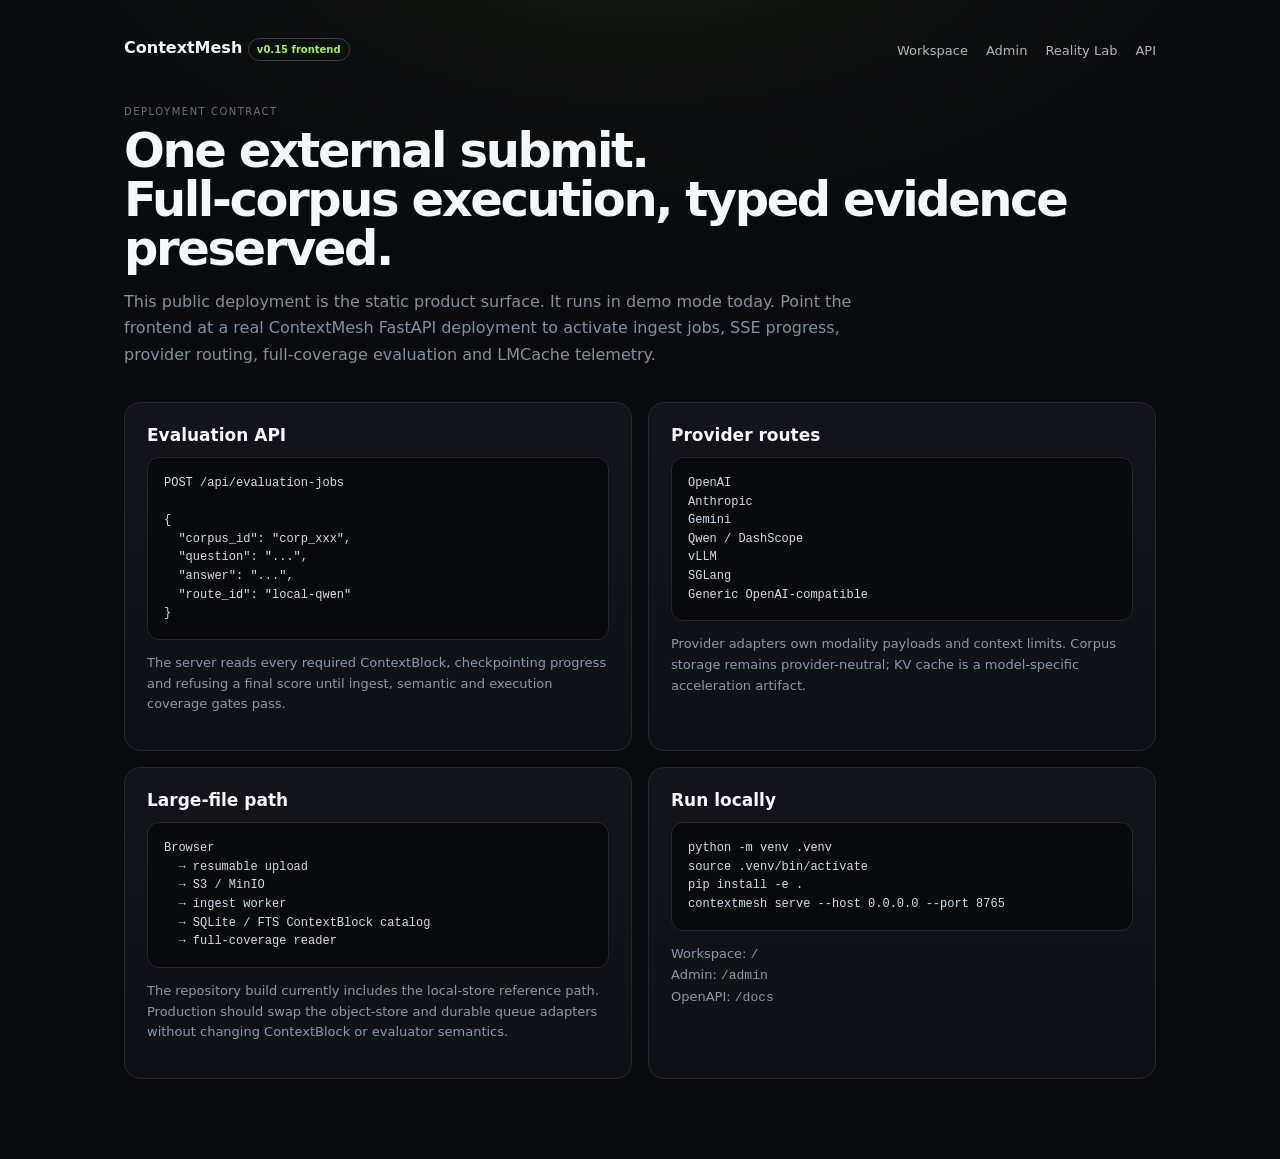
<file: site/api.html>
<!doctype html>
<html lang="en"><head><meta charset="utf-8"><meta name="viewport" content="width=device-width,initial-scale=1">
<title>ContextMesh — API & Deployment</title>
<style>
:root{--bg:#090b0e;--panel:#11151a;--line:#242a31;--text:#f5f7fa;--muted:#84909d;--accent:#a9ed45}
*{box-sizing:border-box}body{margin:0;background:radial-gradient(900px 500px at 50% -10%,rgba(169,237,69,.07),transparent 65%),var(--bg);color:var(--text);font-family:Inter,system-ui,sans-serif}
.wrap{max-width:1080px;margin:0 auto;padding:38px 24px 80px}.top{display:flex;justify-content:space-between;gap:20px;align-items:center;margin-bottom:45px}.brand{font-weight:800}.nav a{color:#aeb7c2;text-decoration:none;margin-left:18px;font-size:13px}.nav a:hover{color:white}
.ey{font-size:10px;letter-spacing:.15em;text-transform:uppercase;color:#68737f}.hero h1{font-size:48px;line-height:1.02;letter-spacing:-.05em;margin:9px 0 16px}.hero p{max-width:760px;color:var(--muted);line-height:1.65}
.grid{display:grid;grid-template-columns:1fr 1fr;gap:16px;margin-top:34px}.card{border:1px solid var(--line);border-radius:16px;padding:22px;background:linear-gradient(180deg,#11151a,#0d1115)}.card h2{font-size:17px;margin:0 0 12px}.card p,.card li{color:#8d98a5;font-size:13px;line-height:1.6}
pre{background:#080a0d;border:1px solid var(--line);border-radius:12px;padding:16px;overflow:auto;color:#d5dce4;font-size:12px;line-height:1.55}.pill{display:inline-flex;border:1px solid #35442b;color:var(--accent);padding:5px 8px;border-radius:99px;font-size:10px}
@media(max-width:760px){.grid{grid-template-columns:1fr}.hero h1{font-size:36px}.top{align-items:flex-start;flex-direction:column}.nav a{margin:0 16px 0 0}}
</style></head><body><div class="wrap">
<div class="top"><div class="brand">ContextMesh <span class="pill">v0.15 frontend</span></div><div class="nav"><a href="./">Workspace</a><a href="./admin.html">Admin</a><a href="./reality.html">Reality Lab</a><a href="./api.html">API</a></div></div>
<section class="hero"><div class="ey">Deployment contract</div><h1>One external submit.<br>Full-corpus execution, typed evidence preserved.</h1><p>This public deployment is the static product surface. It runs in demo mode today. Point the frontend at a real ContextMesh FastAPI deployment to activate ingest jobs, SSE progress, provider routing, full-coverage evaluation and LMCache telemetry.</p></section>
<div class="grid">
<div class="card"><h2>Evaluation API</h2><pre>POST /api/evaluation-jobs

{
  "corpus_id": "corp_xxx",
  "question": "...",
  "answer": "...",
  "route_id": "local-qwen"
}</pre><p>The server reads every required ContextBlock, checkpointing progress and refusing a final score until ingest, semantic and execution coverage gates pass.</p></div>
<div class="card"><h2>Provider routes</h2><pre>OpenAI
Anthropic
Gemini
Qwen / DashScope
vLLM
SGLang
Generic OpenAI-compatible</pre><p>Provider adapters own modality payloads and context limits. Corpus storage remains provider-neutral; KV cache is a model-specific acceleration artifact.</p></div>
<div class="card"><h2>Large-file path</h2><pre>Browser
  → resumable upload
  → S3 / MinIO
  → ingest worker
  → SQLite / FTS ContextBlock catalog
  → full-coverage reader</pre><p>The repository build currently includes the local-store reference path. Production should swap the object-store and durable queue adapters without changing ContextBlock or evaluator semantics.</p></div>
<div class="card"><h2>Run locally</h2><pre>python -m venv .venv
source .venv/bin/activate
pip install -e .
contextmesh serve --host 0.0.0.0 --port 8765</pre><p>Workspace: <code>/</code><br>Admin: <code>/admin</code><br>OpenAPI: <code>/docs</code></p></div>
</div></div></body></html>
</file>
